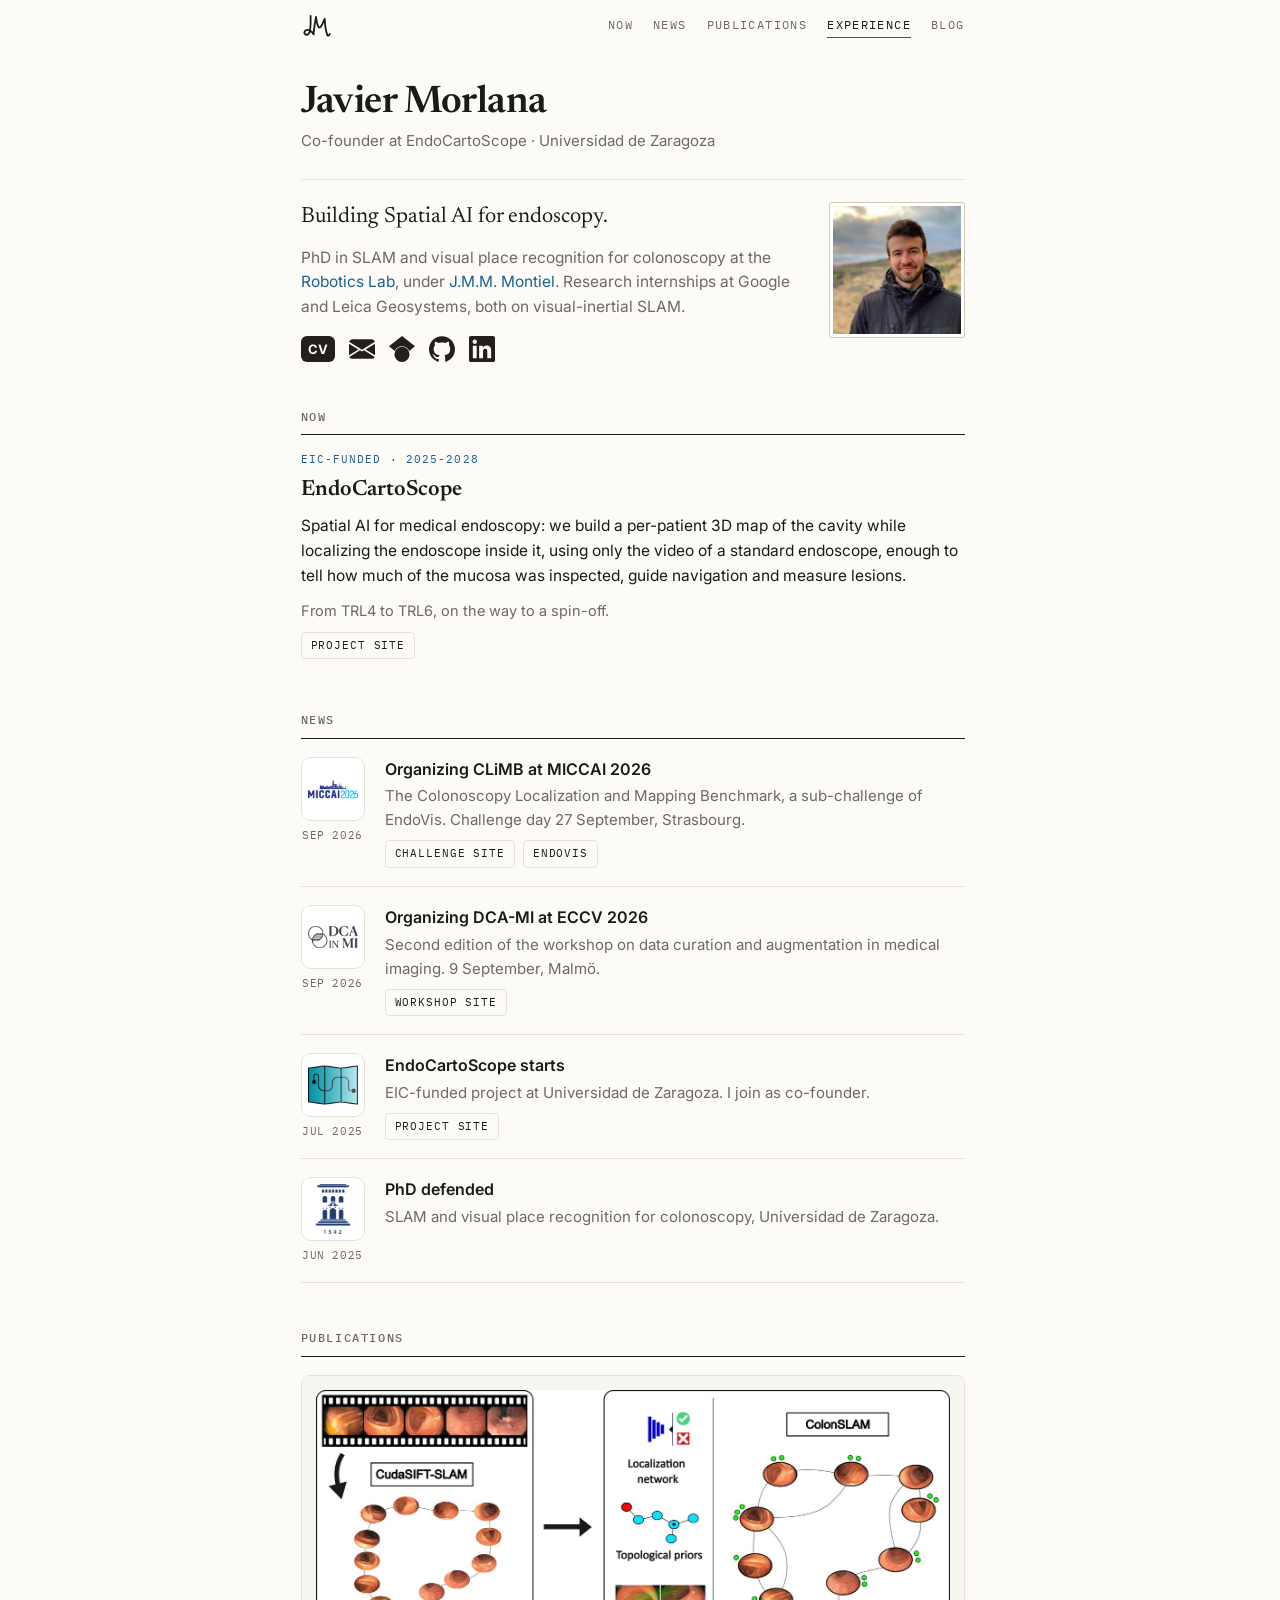
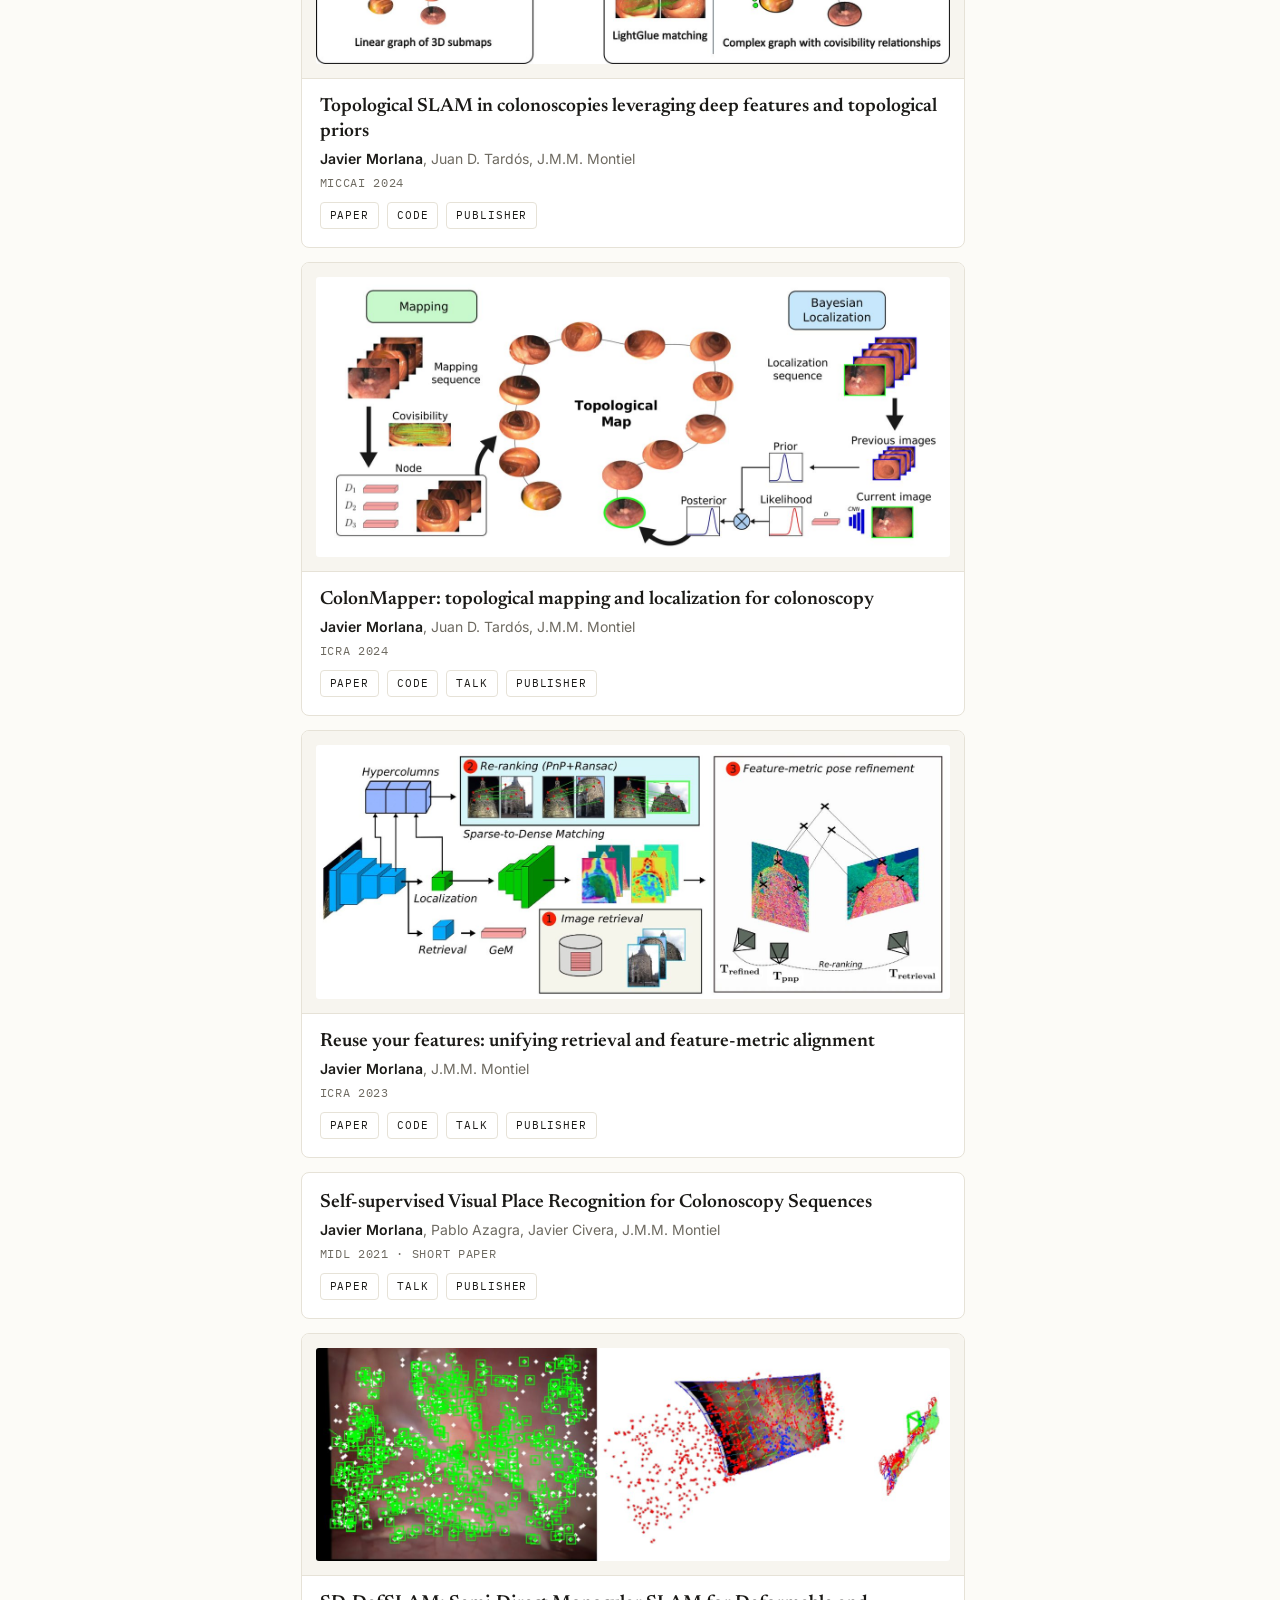
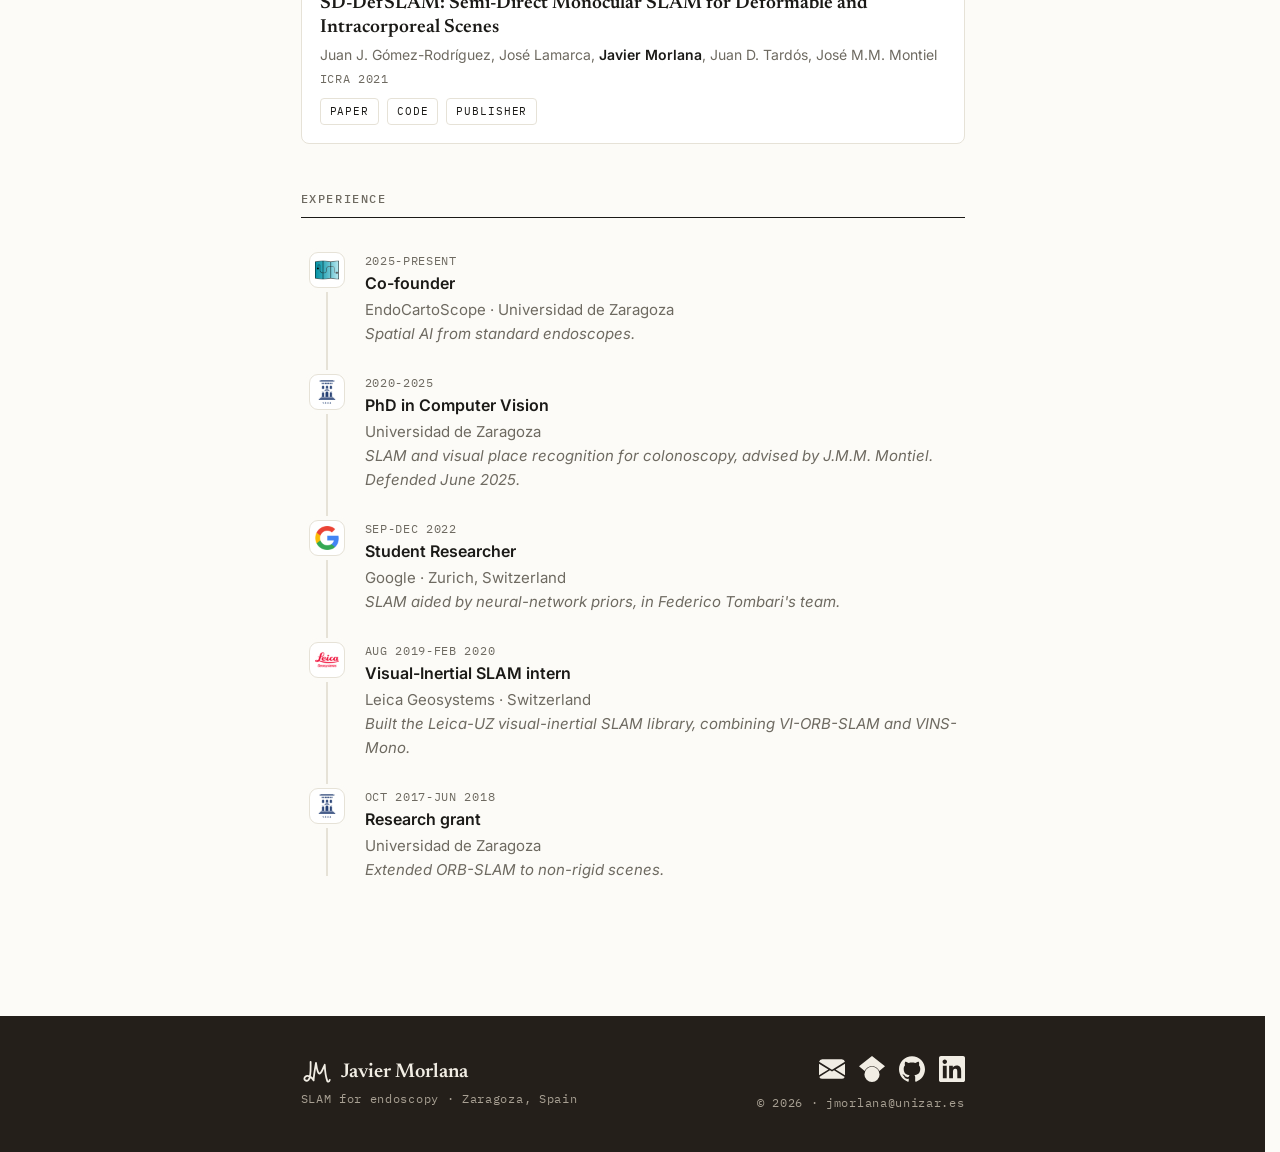
<file: index.html>
<!DOCTYPE html>
<html lang="en">
<head>
  <meta charset="utf-8">
  <meta name="viewport" content="width=device-width, initial-scale=1">

  <title>Javier Morlana</title>
  <meta name="author" content="Javier Morlana">
  <meta name="google-site-verification" content="fisIn3qfFL6y3ZmW5b15h9_ErssceEWjQhUqrDsBfuM">
  <meta name="description" content="Building Spatial AI for endoscopy. PhD in SLAM and visual place recognition for colonoscopy at Universidad de Zaragoza. Co-founder at EndoCartoScope.">

  <meta property="og:type" content="website">
  <meta property="og:url" content="https://jmorlana.github.io/">
  <meta property="og:title" content="Javier Morlana">
  <meta property="og:description" content="Building Spatial AI for endoscopy. PhD in SLAM for endoscopy. Co-founder at EndoCartoScope.">
  <meta property="og:image" content="https://jmorlana.github.io/images/og-card.png">
  <meta name="twitter:card" content="summary_large_image">

  <link rel="icon" href="images/favicon/favicon.svg" type="image/svg+xml">
  <link rel="icon" href="images/favicon/favicon-32x32.png" sizes="32x32" type="image/png">
  <link rel="shortcut icon" href="images/favicon/favicon.ico" type="image/x-icon">
  <link rel="apple-touch-icon" sizes="180x180" href="images/favicon/apple-touch-icon.png">
  <link rel="manifest" href="images/favicon/site.webmanifest">

  <link rel="preconnect" href="https://fonts.googleapis.com">
  <link rel="preconnect" href="https://fonts.gstatic.com" crossorigin>
  <link rel="stylesheet" href="https://fonts.googleapis.com/css2?family=Newsreader:opsz,wght@6..72,400;6..72,500;6..72,600&family=Inter:wght@400;500;600;700&family=IBM+Plex+Mono:wght@400;500&display=swap">
  <link rel="stylesheet" href="stylesheet.css">

  <!-- Only hide the timelines for animation when we can actually reveal them again. -->
  <script>if ('IntersectionObserver' in window) document.documentElement.classList.add('js');</script>

  <!-- Google tag (gtag.js) -->
  <script async src="https://www.googletagmanager.com/gtag/js?id=G-JGJP9W0E2J"></script>
  <script>
    window.dataLayer = window.dataLayer || [];
    function gtag(){dataLayer.push(arguments);}
    gtag('js', new Date());
    gtag('config', 'G-JGJP9W0E2J');
  </script>
</head>

<body>
  <a class="skip" href="#main">Skip to content</a>

  <!-- Brand marks from Simple Icons (simpleicons.org, CC0); envelope from Bootstrap Icons (MIT). -->
  <svg class="sprite" aria-hidden="true" focusable="false">
    <symbol id="i-jm" viewBox="0 0 100 100" fill="none" stroke="currentColor" stroke-width="6" stroke-linecap="round" stroke-linejoin="round"><path d="M32 16 C32 44 34 66 25 76 C17 84 6 74 14 66 C22 58 36 66 42 78 C43 58 47 38 50 20 C53 42 57 58 63 55 C70 51 74 36 79 26 C80 46 82 64 87 78 C89 85 94 83 96 76"/></symbol>
    <symbol id="i-mail" viewBox="0 0 16 16"><path d="M.05 3.555A2 2 0 0 1 2 2h12a2 2 0 0 1 1.95 1.555L8 8.414zM0 4.697v7.104l5.803-3.558zM6.761 8.83l-6.57 4.027A2 2 0 0 0 2 14h12a2 2 0 0 0 1.808-1.144l-6.57-4.027L8 9.586zm3.436-.586L16 11.801V4.697z"/></symbol>
    <symbol id="i-scholar" viewBox="0 0 24 24"><path d="M5.242 13.769L0 9.5 12 0l12 9.5-5.242 4.269C17.548 11.249 14.978 9.5 12 9.5c-2.977 0-5.548 1.748-6.758 4.269zM12 10a7 7 0 1 0 0 14 7 7 0 0 0 0-14z"/></symbol>
    <symbol id="i-github" viewBox="0 0 24 24"><path d="M12 .297c-6.63 0-12 5.373-12 12 0 5.303 3.438 9.8 8.205 11.385.6.113.82-.258.82-.577 0-.285-.01-1.04-.015-2.04-3.338.724-4.042-1.61-4.042-1.61C4.422 18.07 3.633 17.7 3.633 17.7c-1.087-.744.084-.729.084-.729 1.205.084 1.838 1.236 1.838 1.236 1.07 1.835 2.809 1.305 3.495.998.108-.776.417-1.305.76-1.605-2.665-.3-5.466-1.332-5.466-5.93 0-1.31.465-2.38 1.235-3.22-.135-.303-.54-1.523.105-3.176 0 0 1.005-.322 3.3 1.23.96-.267 1.98-.399 3-.405 1.02.006 2.04.138 3 .405 2.28-1.552 3.285-1.23 3.285-1.23.645 1.653.24 2.873.12 3.176.765.84 1.23 1.91 1.23 3.22 0 4.61-2.805 5.625-5.475 5.92.42.36.81 1.096.81 2.22 0 1.606-.015 2.896-.015 3.286 0 .315.21.69.825.57C20.565 22.092 24 17.592 24 12.297c0-6.627-5.373-12-12-12"/></symbol>
    <symbol id="i-linkedin" viewBox="0 0 24 24"><path d="M20.447 20.452h-3.554v-5.569c0-1.328-.027-3.037-1.852-3.037-1.853 0-2.136 1.445-2.136 2.939v5.667H9.351V9h3.414v1.561h.046c.477-.9 1.637-1.85 3.37-1.85 3.601 0 4.267 2.37 4.267 5.455v6.286zM5.337 7.433c-1.144 0-2.063-.926-2.063-2.065 0-1.138.92-2.063 2.063-2.063 1.14 0 2.064.925 2.064 2.063 0 1.139-.925 2.065-2.064 2.065zm1.782 13.019H3.555V9h3.564v11.452zM22.225 0H1.771C.792 0 0 .774 0 1.729v20.542C0 23.227.792 24 1.771 24h20.451C23.2 24 24 23.227 24 22.271V1.729C24 .774 23.2 0 22.222 0h.003z"/></symbol>
  </svg>

  <div class="topbar">
    <div class="topbar-in">
      <a class="tb-name" href="#top" aria-label="Top of page"><svg class="tb-mark" aria-hidden="true"><use href="#i-jm"/></svg></a>
      <nav class="nav" aria-label="Sections">
        <a href="#now" class="on">Now</a>
        <a href="#news">News</a>
        <a href="#publications">Publications</a>
        <a href="#experience">Experience</a>
        <a href="blog/index.html">Blog</a>
      </nav>
    </div>
  </div>

  <div class="page">

    <header class="masthead" id="top">
      <h1 class="name">Javier Morlana</h1>
      <p class="role">Co-founder at EndoCartoScope · Universidad de Zaragoza</p>
    </header>

    <main id="main">

      <div class="intro">
        <div>
          <p class="lead">Building Spatial AI for endoscopy.</p>
          <p>PhD in SLAM and visual place recognition for colonoscopy at the <a href="http://robots.unizar.es/" target="_blank" rel="noopener">Robotics Lab</a>, under <a href="https://scholar.google.es/citations?user=D99JRxwAAAAJ&amp;hl" target="_blank" rel="noopener">J.M.M. Montiel</a>. Research internships at Google and Leica Geosystems, both on visual-inertial SLAM.</p>
          <div class="icons">
            <a class="ic cv" href="cv.pdf" target="_blank" rel="noopener">CV</a>
            <a class="ic" href="mailto:jmorlana@unizar.es" aria-label="Email"><svg><use href="#i-mail"/></svg></a>
            <a class="ic" href="https://scholar.google.es/citations?user=1-DJMB8AAAAJ&amp;hl" aria-label="Google Scholar" target="_blank" rel="noopener"><svg><use href="#i-scholar"/></svg></a>
            <a class="ic" href="https://github.com/jmorlana/" aria-label="GitHub" target="_blank" rel="noopener"><svg><use href="#i-github"/></svg></a>
            <a class="ic" href="https://www.linkedin.com/in/javiermorlana/" aria-label="LinkedIn" target="_blank" rel="noopener"><svg><use href="#i-linkedin"/></svg></a>
          </div>
        </div>
        <img class="portrait" src="images/web/profile.jpg" width="320" height="320" alt="Javier Morlana">
      </div>

      <section id="now">
        <h2>Now</h2>
        <div class="now">
          <p class="kicker">EIC-funded · 2025-2028</p>
          <p class="title">EndoCartoScope</p>
          <p>Spatial AI for medical endoscopy: we build a per-patient 3D map of the cavity while localizing the endoscope inside it, using only the video of a standard endoscope, enough to tell how much of the mucosa was inspected, guide navigation and measure lesions.</p>
          <p class="meta">From TRL4 to TRL6, on the way to a spin-off.</p>
          <p class="links"><a href="https://endocartoscope.eu" target="_blank" rel="noopener">Project site</a></p>
        </div>
      </section>

      <section id="news">
        <h2>News</h2>
        <ul class="news">
          <li>
            <div class="who"><img class="mark" src="images/logos/miccai2026.png" width="144" height="144" alt=""><span class="date">Sep 2026</span></div>
            <div>
              <p class="title">Organizing CLiMB at MICCAI 2026</p>
              <p class="meta">The Colonoscopy Localization and Mapping Benchmark, a sub-challenge of EndoVis. Challenge day 27 September, Strasbourg.</p>
              <p class="links"><a href="https://www.synapse.org/Synapse:syn74370700/wiki/" target="_blank" rel="noopener">Challenge site</a><a href="https://endovis.org/" target="_blank" rel="noopener">EndoVis</a></p>
            </div>
          </li>
          <li>
            <div class="who"><img class="mark" src="images/logos/dcami.png" width="144" height="144" alt=""><span class="date">Sep 2026</span></div>
            <div>
              <p class="title">Organizing DCA-MI at ECCV 2026</p>
              <p class="meta">Second edition of the workshop on data curation and augmentation in medical imaging. 9 September, Malmö.</p>
              <p class="links"><a href="https://dca-in-mi.github.io/" target="_blank" rel="noopener">Workshop site</a></p>
            </div>
          </li>
          <li>
            <div class="who"><img class="mark" src="images/logos/endocartoscope.png" width="144" height="144" alt=""><span class="date">Jul 2025</span></div>
            <div>
              <p class="title">EndoCartoScope starts</p>
              <p class="meta">EIC-funded project at Universidad de Zaragoza. I join as co-founder.</p>
              <p class="links"><a href="https://endocartoscope.eu" target="_blank" rel="noopener">Project site</a></p>
            </div>
          </li>
          <li>
            <div class="who"><img class="mark" src="images/logos/unizar.png" width="144" height="144" alt=""><span class="date">Jun 2025</span></div>
            <div>
              <p class="title">PhD defended</p>
              <p class="meta">SLAM and visual place recognition for colonoscopy, Universidad de Zaragoza.</p>
            </div>
          </li>
        </ul>
      </section>

      <section id="publications">
        <h2>Publications</h2>
        <div class="cards">

          <article class="card">
            <div class="fig"><img src="images/web/colonslam.jpg" width="1400" height="607" loading="lazy" decoding="async" alt="ColonSLAM: a metric SLAM produces a linear graph of 3D submaps, which becomes a graph with covisibility relationships."></div>
            <div class="body">
              <h3>Topological SLAM in colonoscopies leveraging deep features and topological priors</h3>
              <p class="authors"><b>Javier Morlana</b>, Juan D. Tardós, J.M.M. Montiel</p>
              <p class="venue">MICCAI 2024</p>
              <p class="links">
                <a href="https://arxiv.org/abs/2409.16806" target="_blank" rel="noopener">Paper</a>
                <a href="https://github.com/endomapper/ColonSLAM" target="_blank" rel="noopener">Code</a>
                <a href="https://link.springer.com/chapter/10.1007/978-3-031-72120-5_68" target="_blank" rel="noopener">Publisher</a>
              </p>
            </div>
          </article>

          <article class="card">
            <div class="fig"><img src="images/web/colonmapper.jpg" width="1400" height="618" loading="lazy" decoding="async" alt="ColonMapper: a topological map of the colon is built from one sequence, then a second sequence is localized against it."></div>
            <div class="body">
              <h3>ColonMapper: topological mapping and localization for colonoscopy</h3>
              <p class="authors"><b>Javier Morlana</b>, Juan D. Tardós, J.M.M. Montiel</p>
              <p class="venue">ICRA 2024</p>
              <p class="links">
                <a href="https://arxiv.org/abs/2305.05546" target="_blank" rel="noopener">Paper</a>
                <a href="https://github.com/jmorlana/ColonMapper" target="_blank" rel="noopener">Code</a>
                <a href="https://www.youtube.com/watch?v=J-OmU_ziYuY" target="_blank" rel="noopener">Talk</a>
                <a href="https://ieeexplore.ieee.org/document/10610426/" target="_blank" rel="noopener">Publisher</a>
              </p>
            </div>
          </article>

          <article class="card">
            <div class="fig"><img src="images/web/dran.jpg" width="1400" height="561" loading="lazy" decoding="async" alt="DRAN: a single network producing global descriptors, hierarchical features for re-ranking and dense features for alignment."></div>
            <div class="body">
              <h3>Reuse your features: unifying retrieval and feature-metric alignment</h3>
              <p class="authors"><b>Javier Morlana</b>, J.M.M. Montiel</p>
              <p class="venue">ICRA 2023</p>
              <p class="links">
                <a href="https://arxiv.org/abs/2204.06292" target="_blank" rel="noopener">Paper</a>
                <a href="https://github.com/jmorlana/DRAN" target="_blank" rel="noopener">Code</a>
                <a href="https://www.youtube.com/watch?v=CHLXBxlIue8" target="_blank" rel="noopener">Talk</a>
                <a href="https://ieeexplore.ieee.org/document/10160501/" target="_blank" rel="noopener">Publisher</a>
              </p>
            </div>
          </article>

          <article class="card">
            <div class="body">
              <h3>Self-supervised Visual Place Recognition for Colonoscopy Sequences</h3>
              <p class="authors"><b>Javier Morlana</b>, Pablo Azagra, Javier Civera, J.M.M. Montiel</p>
              <p class="venue">MIDL 2021 · short paper</p>
              <p class="links">
                <a href="https://openreview.net/forum?id=tgkEqYyA12p" target="_blank" rel="noopener">Paper</a>
                <a href="https://www.youtube.com/watch?v=dfZqJF4UZC8" target="_blank" rel="noopener">Talk</a>
                <a href="https://2021.midl.io/papers/c3" target="_blank" rel="noopener">Publisher</a>
              </p>
            </div>
          </article>

          <article class="card">
            <div class="fig"><img src="images/web/sd_defslam.jpg" width="1400" height="469" loading="lazy" decoding="async" alt="SD-DefSLAM: semi-direct monocular SLAM tracking a deforming intracorporeal scene."></div>
            <div class="body">
              <h3>SD-DefSLAM: Semi-Direct Monocular SLAM for Deformable and Intracorporeal Scenes</h3>
              <p class="authors">Juan J. Gómez-Rodríguez, José Lamarca, <b>Javier Morlana</b>, Juan D. Tardós, José M.M. Montiel</p>
              <p class="venue">ICRA 2021</p>
              <p class="links">
                <a href="https://arxiv.org/abs/2010.09409" target="_blank" rel="noopener">Paper</a>
                <a href="https://github.com/UZ-SLAMLab/SD-DefSLAM" target="_blank" rel="noopener">Code</a>
                <a href="https://ieeexplore.ieee.org/document/9561512/" target="_blank" rel="noopener">Publisher</a>
              </p>
            </div>
          </article>

        </div>
      </section>

      <section id="experience">
        <h2>Experience</h2>
        <div class="timeline">

          <article class="step">
            <img class="mark" src="images/logos/endocartoscope.png" width="144" height="144" alt="">
            <div class="entry">
              <p class="when">2025-present</p>
              <h3>Co-founder</h3>
              <p class="org">EndoCartoScope · Universidad de Zaragoza</p>
              <p class="where">Spatial AI from standard endoscopes.</p>
            </div>
          </article>

          <article class="step">
            <img class="mark" src="images/logos/unizar.png" width="144" height="144" alt="">
            <div class="entry">
              <p class="when">2020-2025</p>
              <h3>PhD in Computer Vision</h3>
              <p class="org">Universidad de Zaragoza</p>
              <p class="where">SLAM and visual place recognition for colonoscopy, advised by J.M.M. Montiel. Defended June 2025.</p>
            </div>
          </article>

          <article class="step">
            <img class="mark" src="images/logos/google.png" width="144" height="144" alt="">
            <div class="entry">
              <p class="when">Sep-Dec 2022</p>
              <h3>Student Researcher</h3>
              <p class="org">Google · Zurich, Switzerland</p>
              <p class="where">SLAM aided by neural-network priors, in Federico Tombari's team.</p>
            </div>
          </article>

          <article class="step">
            <img class="mark" src="images/logos/leica.png" width="144" height="144" alt="">
            <div class="entry">
              <p class="when">Aug 2019-Feb 2020</p>
              <h3>Visual-Inertial SLAM intern</h3>
              <p class="org">Leica Geosystems · Switzerland</p>
              <p class="where">Built the Leica-UZ visual-inertial SLAM library, combining VI-ORB-SLAM and VINS-Mono.</p>
            </div>
          </article>

          <article class="step">
            <img class="mark" src="images/logos/unizar.png" width="144" height="144" alt="">
            <div class="entry">
              <p class="when">Oct 2017-Jun 2018</p>
              <h3>Research grant</h3>
              <p class="org">Universidad de Zaragoza</p>
              <p class="where">Extended ORB-SLAM to non-rigid scenes.</p>
            </div>
          </article>

        </div>
      </section>

    </main>
  </div>

  <footer class="site-foot">
    <div class="foot-in">
      <div>
        <p class="foot-name"><svg class="foot-mark" aria-hidden="true"><use href="#i-jm"/></svg>Javier Morlana</p>
        <p class="foot-line">SLAM for endoscopy · Zaragoza, Spain</p>
      </div>
      <div class="foot-right">
        <div class="icons dark">
          <a class="ic" href="mailto:jmorlana@unizar.es" aria-label="Email"><svg><use href="#i-mail"/></svg></a>
          <a class="ic" href="https://scholar.google.es/citations?user=1-DJMB8AAAAJ&amp;hl" aria-label="Google Scholar" target="_blank" rel="noopener"><svg><use href="#i-scholar"/></svg></a>
          <a class="ic" href="https://github.com/jmorlana/" aria-label="GitHub" target="_blank" rel="noopener"><svg><use href="#i-github"/></svg></a>
          <a class="ic" href="https://www.linkedin.com/in/javiermorlana/" aria-label="LinkedIn" target="_blank" rel="noopener"><svg><use href="#i-linkedin"/></svg></a>
        </div>
        <p class="foot-line">© 2026 · <a href="mailto:jmorlana@unizar.es">jmorlana@unizar.es</a></p>
      </div>
    </div>
  </footer>

  <script>
    (function () {
      if (!('IntersectionObserver' in window)) return;

      // Highlight, in the top bar, the section currently in view.
      var links = Array.prototype.slice.call(document.querySelectorAll('.nav a'))
        .filter(function (a) { return /^#.+/.test(a.getAttribute('href') || ''); });
      var sections = links
        .map(function (a) { return document.getElementById(a.getAttribute('href').slice(1)); })
        .filter(Boolean);

      if (sections.length) {
        var visible = new Set();
        var spy = new IntersectionObserver(function (entries) {
          entries.forEach(function (e) {
            if (e.isIntersecting) visible.add(e.target); else visible.delete(e.target);
          });
          var current = sections.filter(function (s) { return visible.has(s); })[0];
          if (!current) return;
          links.forEach(function (a) {
            a.classList.toggle('on', a.getAttribute('href') === '#' + current.id);
          });
        }, { rootMargin: '-25% 0px -65% 0px' });
        sections.forEach(function (s) { spy.observe(s); });
      }

      // Draw each timeline and bring in its steps as they enter the viewport.
      var lines = new IntersectionObserver(function (entries, o) {
        entries.forEach(function (e) {
          if (!e.isIntersecting) return;
          e.target.classList.add('in');
          o.unobserve(e.target);
        });
      }, { rootMargin: '0px 0px -40px 0px' });
      Array.prototype.forEach.call(document.querySelectorAll('.timeline'), function (t) { lines.observe(t); });

      var reveal = new IntersectionObserver(function (entries, o) {
        entries.forEach(function (e) {
          if (!e.isIntersecting) return;
          e.target.classList.add('in');
          o.unobserve(e.target);
        });
      }, { rootMargin: '0px 0px -60px 0px' });
      Array.prototype.forEach.call(document.querySelectorAll('.step'), function (s) { reveal.observe(s); });

      // The top bar gets its bottom rule once the masthead has scrolled away.
      var masthead = document.querySelector('.masthead');
      var bar = document.querySelector('.topbar');
      if (masthead && bar) {
        new IntersectionObserver(function (entries) {
          bar.classList.toggle('scrolled', !entries[0].isIntersecting);
        }, { rootMargin: '-40px 0px 0px 0px' }).observe(masthead);
      }
    })();
  </script>
</body>
</html>
</file>
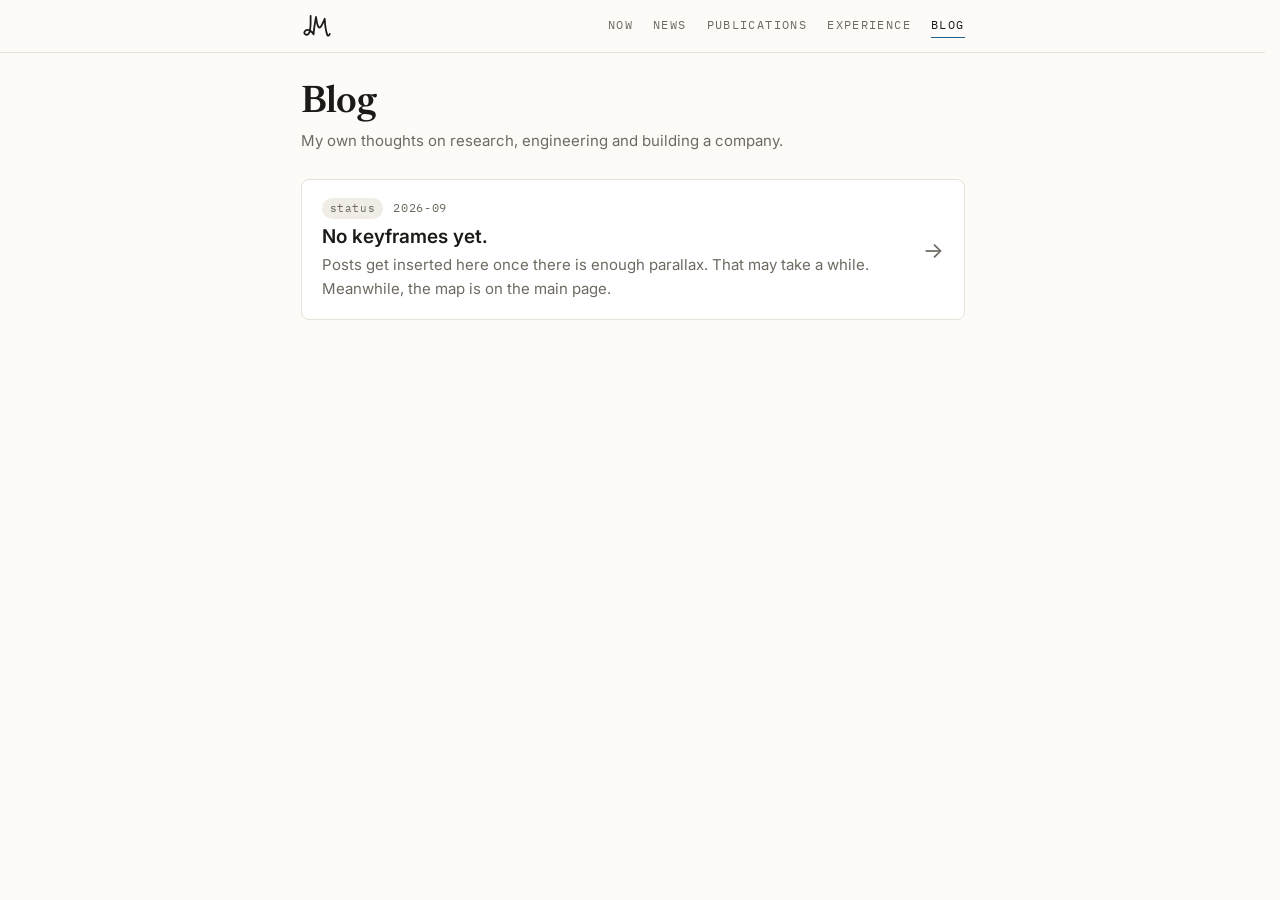
<file: blog/index.html>
<!DOCTYPE html>
<html lang="en">
<head>
  <meta charset="utf-8">
  <meta name="viewport" content="width=device-width, initial-scale=1">

  <title>Javier Morlana</title>
  <meta name="author" content="Javier Morlana">
  <meta name="description" content="My own thoughts on research, engineering and building a company.">

  <meta property="og:type" content="website">
  <meta property="og:url" content="https://jmorlana.github.io/blog/">
  <meta property="og:title" content="Javier Morlana">
  <meta property="og:description" content="My own thoughts on research, engineering and building a company.">
  <meta property="og:image" content="https://jmorlana.github.io/images/og-card.png">
  <meta name="twitter:card" content="summary_large_image">

  <link rel="icon" href="../images/favicon/favicon.svg" type="image/svg+xml">
  <link rel="icon" href="../images/favicon/favicon-32x32.png" sizes="32x32" type="image/png">
  <link rel="shortcut icon" href="../images/favicon/favicon.ico" type="image/x-icon">
  <link rel="apple-touch-icon" sizes="180x180" href="../images/favicon/apple-touch-icon.png">

  <link rel="preconnect" href="https://fonts.googleapis.com">
  <link rel="preconnect" href="https://fonts.gstatic.com" crossorigin>
  <link rel="stylesheet" href="https://fonts.googleapis.com/css2?family=Newsreader:opsz,wght@6..72,400;6..72,500;6..72,600&family=Inter:wght@400;500;600;700&family=IBM+Plex+Mono:wght@400;500&display=swap">
  <link rel="stylesheet" href="../stylesheet.css">

  <!-- Google tag (gtag.js) -->
  <script async src="https://www.googletagmanager.com/gtag/js?id=G-JGJP9W0E2J"></script>
  <script>
    window.dataLayer = window.dataLayer || [];
    function gtag(){dataLayer.push(arguments);}
    gtag('js', new Date());
    gtag('config', 'G-JGJP9W0E2J');
  </script>
</head>

<body>
  <a class="skip" href="#main">Skip to content</a>

  <svg class="sprite" aria-hidden="true" focusable="false">
    <symbol id="i-jm" viewBox="0 0 100 100" fill="none" stroke="currentColor" stroke-width="6" stroke-linecap="round" stroke-linejoin="round"><path d="M32 16 C32 44 34 66 25 76 C17 84 6 74 14 66 C22 58 36 66 42 78 C43 58 47 38 50 20 C53 42 57 58 63 55 C70 51 74 36 79 26 C80 46 82 64 87 78 C89 85 94 83 96 76"/></symbol>
    <symbol id="i-mail" viewBox="0 0 16 16"><path d="M.05 3.555A2 2 0 0 1 2 2h12a2 2 0 0 1 1.95 1.555L8 8.414zM0 4.697v7.104l5.803-3.558zM6.761 8.83l-6.57 4.027A2 2 0 0 0 2 14h12a2 2 0 0 0 1.808-1.144l-6.57-4.027L8 9.586zm3.436-.586L16 11.801V4.697z"/></symbol>
    <symbol id="i-scholar" viewBox="0 0 24 24"><path d="M5.242 13.769L0 9.5 12 0l12 9.5-5.242 4.269C17.548 11.249 14.978 9.5 12 9.5c-2.977 0-5.548 1.748-6.758 4.269zM12 10a7 7 0 1 0 0 14 7 7 0 0 0 0-14z"/></symbol>
    <symbol id="i-github" viewBox="0 0 24 24"><path d="M12 .297c-6.63 0-12 5.373-12 12 0 5.303 3.438 9.8 8.205 11.385.6.113.82-.258.82-.577 0-.285-.01-1.04-.015-2.04-3.338.724-4.042-1.61-4.042-1.61C4.422 18.07 3.633 17.7 3.633 17.7c-1.087-.744.084-.729.084-.729 1.205.084 1.838 1.236 1.838 1.236 1.07 1.835 2.809 1.305 3.495.998.108-.776.417-1.305.76-1.605-2.665-.3-5.466-1.332-5.466-5.93 0-1.31.465-2.38 1.235-3.22-.135-.303-.54-1.523.105-3.176 0 0 1.005-.322 3.3 1.23.96-.267 1.98-.399 3-.405 1.02.006 2.04.138 3 .405 2.28-1.552 3.285-1.23 3.285-1.23.645 1.653.24 2.873.12 3.176.765.84 1.23 1.91 1.23 3.22 0 4.61-2.805 5.625-5.475 5.92.42.36.81 1.096.81 2.22 0 1.606-.015 2.896-.015 3.286 0 .315.21.69.825.57C20.565 22.092 24 17.592 24 12.297c0-6.627-5.373-12-12-12"/></symbol>
    <symbol id="i-linkedin" viewBox="0 0 24 24"><path d="M20.447 20.452h-3.554v-5.569c0-1.328-.027-3.037-1.852-3.037-1.853 0-2.136 1.445-2.136 2.939v5.667H9.351V9h3.414v1.561h.046c.477-.9 1.637-1.85 3.37-1.85 3.601 0 4.267 2.37 4.267 5.455v6.286zM5.337 7.433c-1.144 0-2.063-.926-2.063-2.065 0-1.138.92-2.063 2.063-2.063 1.14 0 2.064.925 2.064 2.063 0 1.139-.925 2.065-2.064 2.065zm1.782 13.019H3.555V9h3.564v11.452zM22.225 0H1.771C.792 0 0 .774 0 1.729v20.542C0 23.227.792 24 1.771 24h20.451C23.2 24 24 23.227 24 22.271V1.729C24 .774 23.2 0 22.222 0h.003z"/></symbol>
  </svg>

  <div class="topbar scrolled">
    <div class="topbar-in">
      <a class="tb-name" href="../index.html" aria-label="Javier Morlana, home"><svg class="tb-mark" aria-hidden="true"><use href="#i-jm"/></svg></a>
      <nav class="nav" aria-label="Sections">
        <a href="../index.html#now">Now</a>
        <a href="../index.html#news">News</a>
        <a href="../index.html#publications">Publications</a>
        <a href="../index.html#experience">Experience</a>
        <a href="index.html" class="on">Blog</a>
      </nav>
    </div>
  </div>

  <div class="page">
    <header class="masthead">
      <h1 class="name">Blog</h1>
      <p class="role">My own thoughts on research, engineering and building a company.</p>
    </header>

    <main id="main">
      <div class="posts">

        <!--
          One card per post, newest first. The whole card is the link; copy _template.html for the post.
          Tags: research · code · company (or none). Add class="has-image" and the <img> for a thumbnail.

          <a class="post-card has-image" href="my-post.html">
            <img class="post-thumb" src="../images/blog/my-post.jpg" alt="" loading="lazy" decoding="async">
            <div>
              <p class="post-meta"><span class="tag research">research</span><time datetime="2026-09">2026-09</time></p>
              <h2 class="post-title">Post title</h2>
              <p class="post-excerpt">One line about the post.</p>
            </div>
            <span class="post-arrow" aria-hidden="true">→</span>
          </a>
        -->

        <!-- Placeholder until the first real post. Delete it then. -->
        <a class="post-card" href="../index.html">
          <div>
            <p class="post-meta"><span class="tag">status</span><time datetime="2026-09">2026-09</time></p>
            <h2 class="post-title">No keyframes yet.</h2>
            <p class="post-excerpt">Posts get inserted here once there is enough parallax. That may take a while. Meanwhile, the map is on the main page.</p>
          </div>
          <span class="post-arrow" aria-hidden="true">→</span>
        </a>

      </div>
    </main>
  </div>

</body>
</html>
</file>
<file: stylesheet.css>
/* ==========================================================================
   Javier Morlana — personal site
   One centred column, serif headings, mono for data, dark footer band.
   ========================================================================== */

:root {
  --bg: #FCFBF7;
  --card: #FFFFFF;
  --ink: #1B1A17;
  --muted: #6E6A61;
  --rule: #E6E2D7;
  --accent: #1F5F8B;
  --accent-soft: #E7EFF5;

  --dark: #241F1A;
  --dark-ink: #F1EDE4;
  --dark-muted: #A8A093;
  --dark-rule: #3B342C;

  --column: 720px;
  --bar: 52px;

  --serif: 'Newsreader', Georgia, 'Times New Roman', serif;
  --sans: 'Inter', system-ui, -apple-system, 'Segoe UI', sans-serif;
  --mono: 'IBM Plex Mono', ui-monospace, SFMono-Regular, Menlo, monospace;

  color-scheme: light;
}

* { box-sizing: border-box; }

html {
  scroll-behavior: smooth;
  /* Reserve the scrollbar's width on every page, so short pages (the blog)
     do not shift the centred column relative to long ones (the home page). */
  scrollbar-gutter: stable;
}
@media (prefers-reduced-motion: reduce) {
  html { scroll-behavior: auto; }
  * { transition: none !important; }
}

body {
  margin: 0;
  background: var(--bg);
  color: var(--ink);
  font-family: var(--sans);
  font-size: 16px;
  line-height: 1.6;
  -webkit-font-smoothing: antialiased;
}

a { color: var(--accent); text-decoration: none; }
a:hover { text-decoration: underline; text-underline-offset: 3px; }
a:focus-visible { outline: 2px solid var(--accent); outline-offset: 3px; border-radius: 2px; }

img { max-width: 100%; height: auto; }

.sprite { display: none; }

.skip {
  position: absolute;
  left: -9999px;
  top: 0;
  z-index: 40;
  background: var(--ink);
  color: var(--bg);
  padding: 10px 16px;
  font-weight: 600;
}
.skip:focus { left: 0; }

/* ------------------------------------------------------------- top bar --- */

.topbar {
  position: sticky;
  top: 0;
  z-index: 30;
  background: color-mix(in srgb, var(--bg) 88%, transparent);
  backdrop-filter: blur(10px);
  border-bottom: 1px solid transparent;
  transition: border-color .2s ease;
}
.topbar.scrolled { border-bottom-color: var(--rule); }

.topbar-in {
  max-width: var(--column);
  margin: 0 auto;
  padding: 0 28px;
  height: var(--bar);
  display: flex;
  align-items: center;
  gap: 20px;
}

.tb-name {
  display: inline-flex;
  align-items: center;
  gap: 10px;
  font-family: var(--serif);
  font-size: 17px;
  font-weight: 600;
  color: var(--ink);
  white-space: nowrap;
}
.tb-name:hover { text-decoration: none; }
.tb-mark { width: 30px; height: 30px; display: block; color: var(--ink); }


.nav {
  display: flex;
  gap: 20px;
  margin-left: auto;
  overflow-x: auto;
  scrollbar-width: none;
  font-family: var(--mono);
  font-size: 11.5px;
  letter-spacing: 0.12em;
  text-transform: uppercase;
}
.nav::-webkit-scrollbar { display: none; }
.nav a {
  color: var(--muted);
  white-space: nowrap;
  padding: 2px 0;
  border-bottom: 1.5px solid transparent;
  transition: color .15s ease, border-color .15s ease;
}
.nav a:hover { color: var(--ink); text-decoration: none; }
.nav a.on { color: var(--ink); border-bottom-color: var(--accent); }

/* --------------------------------------------------------------- page --- */

.page {
  max-width: var(--column);
  margin: 0 auto;
  padding: 30px 28px 80px;
}

.masthead { margin-bottom: 26px; }

.name {
  font-family: var(--serif);
  font-size: 38px;
  font-weight: 600;
  letter-spacing: -0.015em;
  line-height: 1.1;
  margin: 0 0 4px;
}
.role { color: var(--muted); font-size: 15px; margin: 0; }

/* -------------------------------------------------------------- intro --- */

.intro {
  display: grid;
  grid-template-columns: minmax(0, 1fr) 136px;
  gap: 28px;
  align-items: start;
  padding-top: 22px;
  border-top: 1px solid var(--rule);
}
.intro p { margin: 0 0 12px; font-size: 15.5px; color: var(--muted); }
.intro .lead {
  font-family: var(--serif);
  font-size: 22px;
  line-height: 1.45;
  color: var(--ink);
}
.portrait {
  width: 136px;
  height: 136px;
  display: block;
  padding: 3px;
  background: #fff;
  border: 1px solid #CFC9B8;
  border-radius: 3px;
}

/* ------------------------------------------------------ social icons --- */

.icons { display: flex; gap: 14px; flex-wrap: wrap; align-items: center; margin-top: 16px; }

/* The mark itself is the button: no box, no border, just the logo. */
.ic {
  display: inline-flex;
  align-items: center;
  justify-content: center;
  color: var(--dark);
  transition: color .15s ease, transform .15s ease;
}
.ic:hover { color: var(--accent); text-decoration: none; transform: translateY(-1px); }
.ic svg { width: 26px; height: 26px; display: block; fill: currentColor; }

/* "CV" has no logo, so it is drawn as one: bold letters on a rounded plate. */
.ic.cv {
  height: 26px;
  padding: 0 7px;
  border-radius: 6px;
  background: var(--dark);
  color: #fff;
  font-family: var(--sans);
  font-size: 13px;
  font-weight: 700;
  letter-spacing: 0.02em;
}
.ic.cv:hover { background: var(--accent); color: #fff; }

.icons.dark .ic { color: var(--dark-ink); }
.icons.dark .ic:hover { color: #fff; }
.icons.dark .ic.cv { background: var(--dark-ink); color: var(--dark); }
.icons.dark .ic.cv:hover { background: #fff; }

/* ----------------------------------------------------------- sections --- */

section { scroll-margin-top: calc(var(--bar) + 12px); }

section h2 {
  font-family: var(--mono);
  font-size: 11.5px;
  font-weight: 500;
  letter-spacing: 0.14em;
  text-transform: uppercase;
  color: var(--muted);
  margin: 46px 0 0;
  padding-bottom: 8px;
  border-bottom: 1px solid var(--ink);
}

/* ---------------------------------------------------------------- now --- */

.now { padding: 16px 0 6px; }
.now .kicker {
  font-family: var(--mono);
  font-size: 11px;
  letter-spacing: 0.1em;
  text-transform: uppercase;
  color: var(--accent);
  margin: 0;
}
.now .title { font-family: var(--serif); font-size: 22px; font-weight: 600; margin: 4px 0 6px; }
.now p { margin: 0 0 10px; font-size: 15.5px; }
.now .meta { color: var(--muted); font-size: 14.5px; }

/* --------------------------------------------------------------- news --- */

.news { list-style: none; margin: 0; padding: 0; }
.news li {
  display: grid;
  grid-template-columns: 64px minmax(0, 1fr);
  gap: 20px;
  align-items: start;
  padding: 18px 0;
  border-bottom: 1px solid var(--rule);
}
.news .who { display: flex; flex-direction: column; align-items: center; gap: 6px; }
.news .mark {
  width: 64px;
  height: 64px;
  border-radius: 10px;
  padding: 6px;
  object-fit: contain;
  background: #fff;
  border: 1px solid var(--rule);
}
.news .date {
  font-family: var(--mono);
  font-size: 10.5px;
  letter-spacing: 0.06em;
  text-transform: uppercase;
  color: var(--muted);
  white-space: nowrap;
}
.news .title { font-weight: 600; font-size: 16px; margin: 0 0 2px; }
.news .meta { margin: 0; font-size: 15px; color: var(--muted); }
.news .links { margin: 8px 0 0; display: flex; gap: 8px; flex-wrap: wrap; }
.now .links { margin: 2px 0 0; display: flex; gap: 8px; flex-wrap: wrap; }
.now .links a,
.news .links a {
  font-family: var(--mono);
  font-size: 11px;
  letter-spacing: 0.08em;
  text-transform: uppercase;
  border: 1px solid var(--rule);
  border-radius: 4px;
  padding: 4px 9px;
  color: var(--ink);
}
.now .links a:hover,
.news .links a:hover {
  border-color: var(--accent);
  color: var(--accent);
  background: var(--accent-soft);
  text-decoration: none;
}

/* ------------------------------------------------------- publications --- */

.cards { display: flex; flex-direction: column; gap: 14px; margin-top: 18px; }

.card {
  background: var(--card);
  border: 1px solid var(--rule);
  border-radius: 8px;
  overflow: hidden;
  transition: border-color .15s ease, box-shadow .15s ease;
}
.card:hover { border-color: #CFC9B8; box-shadow: 0 1px 3px rgba(27, 26, 23, .06); }

.card .fig {
  background: #F7F5EF;
  border-bottom: 1px solid var(--rule);
  padding: 14px;
}
.card .fig img { width: 100%; display: block; border-radius: 3px; background: #fff; }
.card .body { padding: 16px 18px 18px; }
.card .body:first-child { padding-top: 18px; }
.card h3 {
  font-family: var(--serif);
  font-size: 19px;
  font-weight: 600;
  line-height: 1.3;
  margin: 0 0 3px;
}
.card .authors { margin: 0; font-size: 14px; color: var(--muted); }
.card .authors b { color: var(--ink); font-weight: 600; }
.card .venue {
  font-family: var(--mono);
  font-size: 11.5px;
  letter-spacing: 0.06em;
  text-transform: uppercase;
  color: var(--muted);
  margin: 4px 0 0;
}
.card .links { margin: 9px 0 0; display: flex; gap: 8px; flex-wrap: wrap; }
.card .links a {
  font-family: var(--mono);
  font-size: 11px;
  letter-spacing: 0.08em;
  text-transform: uppercase;
  border: 1px solid var(--rule);
  border-radius: 4px;
  padding: 4px 9px;
  color: var(--ink);
}
.card .links a:hover {
  border-color: var(--accent);
  color: var(--accent);
  background: var(--accent-soft);
  text-decoration: none;
}

/* ----------------------------------------------------------- timeline --- */

.timeline { position: relative; margin-top: 20px; padding-left: 8px; }
.timeline::before {
  content: "";
  position: absolute;
  left: 25px;
  top: 20px;
  bottom: 20px;
  width: 2px;
  background: var(--rule);
  transform-origin: top;
}

/* Animation. The .js class is only set when we can observe the viewport, so
   without JavaScript nothing is ever hidden. */
.js .timeline::before { transform: scaleY(0); transition: transform .9s cubic-bezier(.4, 0, .2, 1); }
.js .timeline.in::before { transform: scaleY(1); }

.js .step { opacity: 0; transform: translateY(10px); transition: opacity .5s ease, transform .5s ease; }
.js .step.in { opacity: 1; transform: none; }
.js .step:nth-child(2) { transition-delay: .08s; }
.js .step:nth-child(3) { transition-delay: .16s; }
.js .step:nth-child(4) { transition-delay: .24s; }
.js .step:nth-child(5) { transition-delay: .32s; }

@media (prefers-reduced-motion: reduce) {
  .js .timeline::before { transform: none; }
  .js .step { opacity: 1; transform: none; }
}

.step {
  position: relative;
  display: grid;
  grid-template-columns: 36px minmax(0, 1fr);
  gap: 20px;
  padding: 14px 0;
}

.mark {
  width: 36px;
  height: 36px;
  border-radius: 50%;
  display: grid;
  place-items: center;
  background: var(--mark, var(--ink));
  color: #fff;
  font-family: var(--mono);
  font-size: 12px;
  font-weight: 500;
  position: relative;
  z-index: 1;
  box-shadow: 0 0 0 4px var(--bg);
}
img.mark {
  border-radius: 9px;
  padding: 5px;
  object-fit: contain;
  background: #fff;
  border: 1px solid var(--rule);
  box-shadow: 0 0 0 4px var(--bg);
}

.entry .when {
  font-family: var(--mono);
  font-size: 11.5px;
  letter-spacing: 0.06em;
  text-transform: uppercase;
  color: var(--muted);
  margin: 0;
}
.entry h3 { font-size: 16px; font-weight: 600; margin: 1px 0; }
.entry .org { margin: 0; font-size: 15px; color: var(--muted); }
.entry .where { margin: 0; font-size: 15px; color: var(--muted); font-style: italic; }

/* ------------------------------------------------------------- footer --- */

.site-foot {
  background: var(--dark);
  color: var(--dark-ink);
  padding: 40px 0;
  margin-top: 40px;
}
.foot-in {
  max-width: var(--column);
  margin: 0 auto;
  padding: 0 28px;
  display: flex;
  justify-content: space-between;
  align-items: flex-start;
  gap: 24px;
  flex-wrap: wrap;
}
.foot-name { display: flex; align-items: center; gap: 10px; font-family: var(--serif); font-size: 20px; font-weight: 600; margin: 0 0 2px; }
.foot-mark { width: 30px; height: 30px; display: block; color: var(--dark-ink); }
.foot-line {
  font-family: var(--mono);
  font-size: 11.5px;
  letter-spacing: 0.06em;
  color: var(--dark-muted);
  margin: 0;
}
.foot-right { display: flex; flex-direction: column; align-items: flex-end; gap: 12px; }
.foot-right .icons { margin: 0; }
.site-foot a { color: var(--dark-muted); }
.site-foot a:hover { color: var(--dark-ink); }

/* --------------------------------------------------------------- blog --- */

.empty { color: var(--muted); padding: 24px 0; }

.posts { display: flex; flex-direction: column; gap: 14px; margin-top: 26px; }

/* One card per post, the whole card is the link. */
.post-card {
  display: grid;
  grid-template-columns: minmax(0, 1fr) auto;
  align-items: center;
  gap: 18px;
  padding: 18px 20px;
  background: var(--card);
  border: 1px solid var(--rule);
  border-radius: 8px;
  color: var(--ink);
  transition: border-color .15s ease, box-shadow .15s ease;
}
.post-card:hover { border-color: #CFC9B8; box-shadow: 0 1px 3px rgba(27, 26, 23, .06); text-decoration: none; }
.post-card.has-image { grid-template-columns: 96px minmax(0, 1fr) auto; }

.post-thumb {
  width: 96px;
  height: 96px;
  object-fit: cover;
  border-radius: 6px;
  border: 1px solid var(--rule);
  background: #F7F5EF;
}

.post-meta {
  display: flex;
  align-items: center;
  gap: 10px;
  font-family: var(--mono);
  font-size: 11.5px;
  letter-spacing: 0.06em;
  color: var(--muted);
  margin: 0 0 6px;
}
.post-meta a { color: var(--muted); }
.post-meta a:hover { color: var(--accent); }

.tag {
  display: inline-block;
  padding: 2px 8px;
  border-radius: 999px;
  font-family: var(--mono);
  font-size: 10.5px;
  letter-spacing: 0.06em;
  text-transform: lowercase;
  background: #EFEDE6;
  color: var(--muted);
}
.tag.research { background: var(--accent-soft); color: var(--accent); }
.tag.code { background: #ECEAF3; color: #4B4A7A; }
.tag.company { background: #E6F0E9; color: #2F6B45; }

.post-card .post-title {
  font-family: var(--sans);
  font-size: 19px;
  font-weight: 600;
  line-height: 1.3;
  margin: 0 0 4px;
  color: var(--ink);
}
.post-excerpt { margin: 0; font-size: 15px; color: var(--muted); }

.post-arrow {
  font-size: 22px;
  line-height: 1;
  color: var(--muted);
  transition: color .15s ease, transform .15s ease;
}
.post-card:hover .post-arrow { color: var(--accent); transform: translateX(3px); }

/* single post */
.post-head { padding: 6px 0 22px; border-bottom: 1px solid var(--rule); margin-bottom: 26px; }
.post-head .post-title {
  font-family: var(--serif);
  font-size: 38px;
  font-weight: 600;
  line-height: 1.12;
  letter-spacing: -0.015em;
  margin: 6px 0 10px;
}
.post-summary { font-family: var(--serif); font-size: 20px; line-height: 1.45; color: var(--muted); margin: 0; }

.post-cover { margin: 0 0 28px; }
.post-cover img { width: 100%; display: block; border-radius: 6px; border: 1px solid var(--rule); }
.post-cover figcaption {
  font-family: var(--mono);
  font-size: 11.5px;
  letter-spacing: 0.04em;
  color: var(--muted);
  margin-top: 8px;
}

.prose { font-size: 17px; line-height: 1.7; }
.prose > * + * { margin-top: 1em; }
.prose h2, .prose h3 { font-family: var(--serif); font-weight: 600; line-height: 1.25; letter-spacing: -0.01em; }
.prose h2 { font-size: 27px; margin-top: 2em; }
.prose h3 { font-size: 21px; margin-top: 1.6em; }
.prose a { text-decoration: underline; text-underline-offset: 3px; text-decoration-color: var(--rule); }
.prose a:hover { text-decoration-color: var(--accent); }
.prose img { display: block; width: 100%; border-radius: 6px; border: 1px solid var(--rule); }
.prose figure { margin: 1.6em 0; }
.prose figcaption { font-family: var(--mono); font-size: 11.5px; color: var(--muted); margin-top: 8px; }
.prose blockquote { margin: 1.4em 0; padding: 2px 0 2px 18px; border-left: 3px solid var(--rule); color: var(--muted); }
.prose blockquote > * + * { margin-top: .6em; }
.prose ul, .prose ol { padding-left: 1.4em; }
.prose li + li { margin-top: .35em; }
.prose code { font-family: var(--mono); font-size: .88em; background: #F3F1EA; border: 1px solid var(--rule); border-radius: 4px; padding: 1px 5px; }
.prose pre { background: #F7F5EF; border: 1px solid var(--rule); border-radius: 6px; padding: 14px 16px; overflow-x: auto; line-height: 1.55; }
.prose pre code { background: none; border: 0; padding: 0; font-size: 13.5px; }
.prose hr { border: 0; border-top: 1px solid var(--rule); margin: 2.4em 0; }
.prose table { width: 100%; border-collapse: collapse; font-size: 15px; }
.prose th, .prose td { text-align: left; padding: 8px 10px; border-bottom: 1px solid var(--rule); }
.prose th { font-family: var(--mono); font-size: 11.5px; letter-spacing: .06em; text-transform: uppercase; color: var(--muted); }

.post-foot { margin-top: 44px; padding-top: 16px; border-top: 1px solid var(--rule); font-size: 15px; }

/* -------------------------------------------------------------- small --- */

@media (max-width: 640px) {
  .page { padding: 24px 20px 64px; }
  .topbar-in { padding: 0 20px; }
  .tb-name { font-size: 15px; }
  .nav { gap: 16px; }
  .name { font-size: 30px; }

  .intro { grid-template-columns: 1fr; }
  .portrait { order: -1; width: 104px; height: 104px; }

  .news li { grid-template-columns: 52px minmax(0, 1fr); gap: 14px; }
  .news .mark { width: 52px; height: 52px; }

  .card .fig { padding: 10px; }
  .card .body { padding: 14px 15px 16px; }

  .post-card { padding: 16px; }
  .post-card.has-image { grid-template-columns: 72px minmax(0, 1fr) auto; gap: 14px; }
  .post-thumb { width: 72px; height: 72px; }
  .post-head .post-title { font-size: 30px; }

  .foot-in { padding: 0 20px; }
  .foot-right { align-items: flex-start; }
}
</file>
